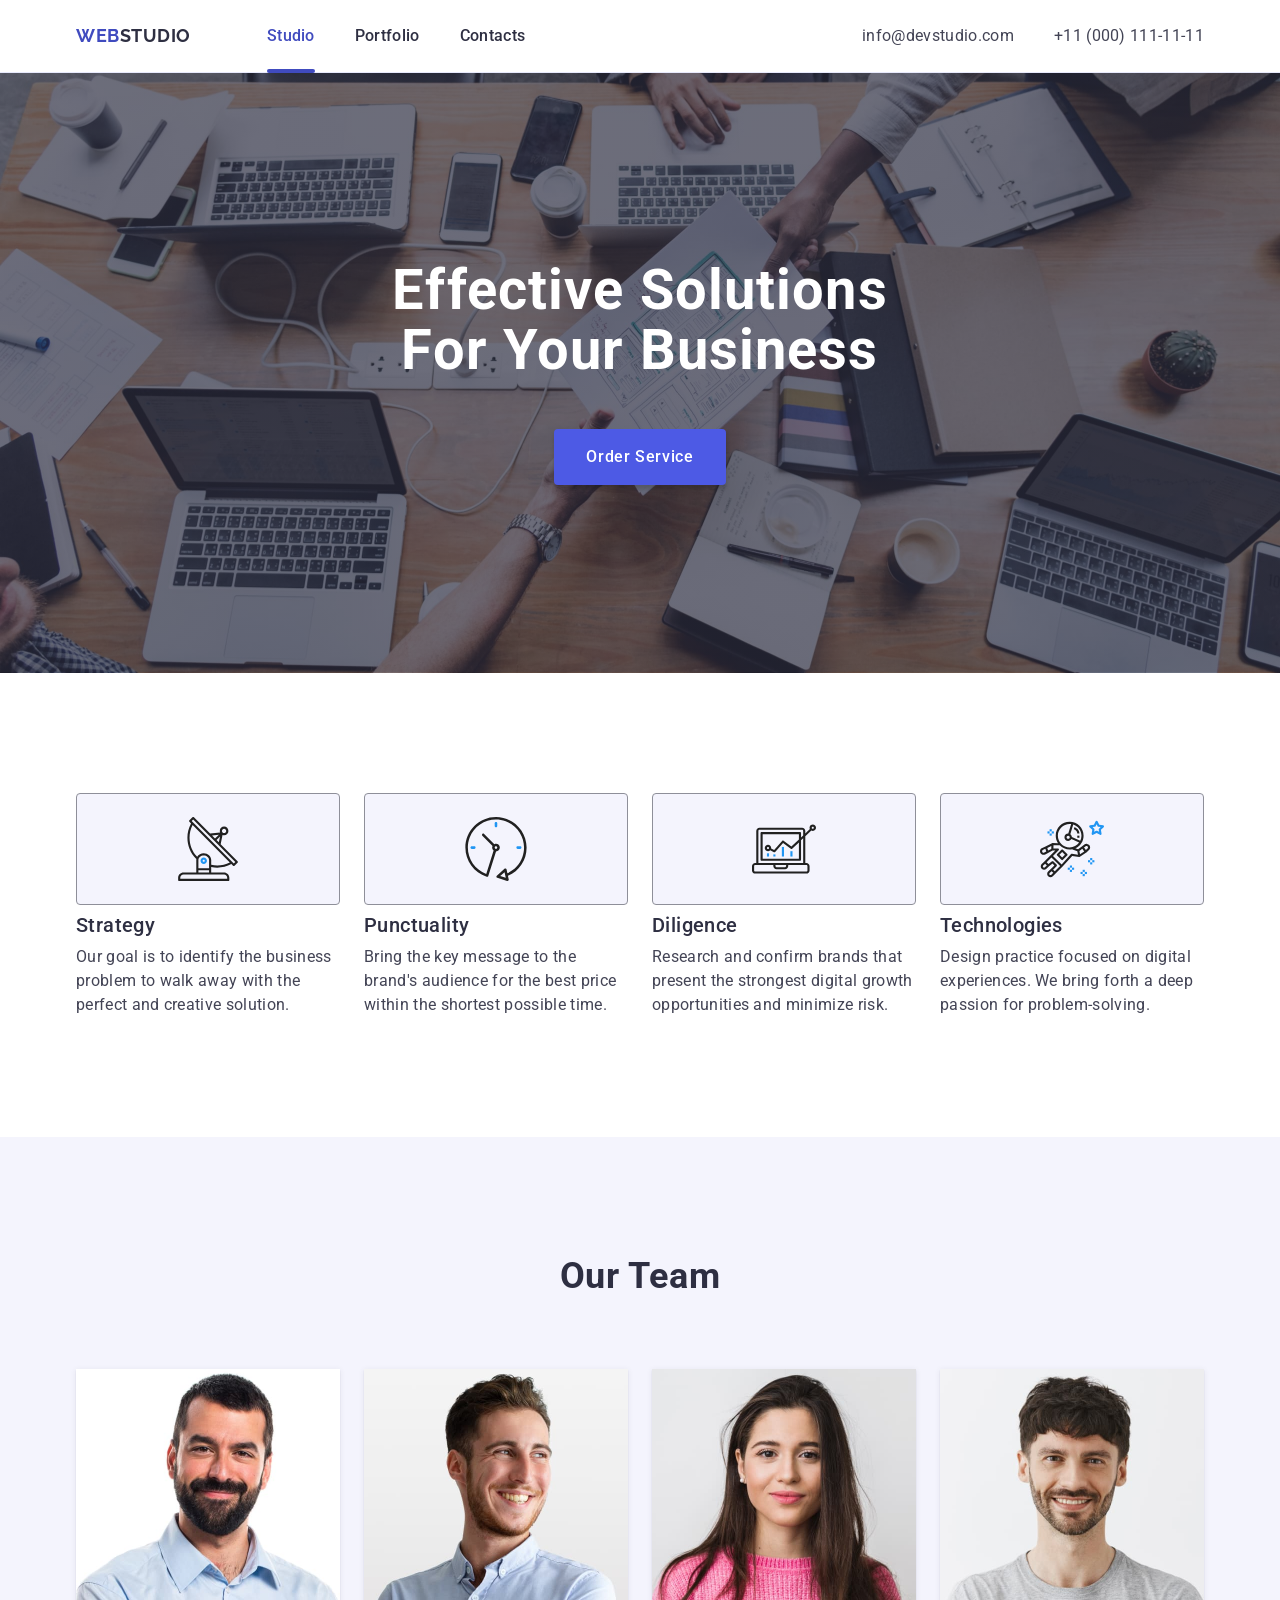
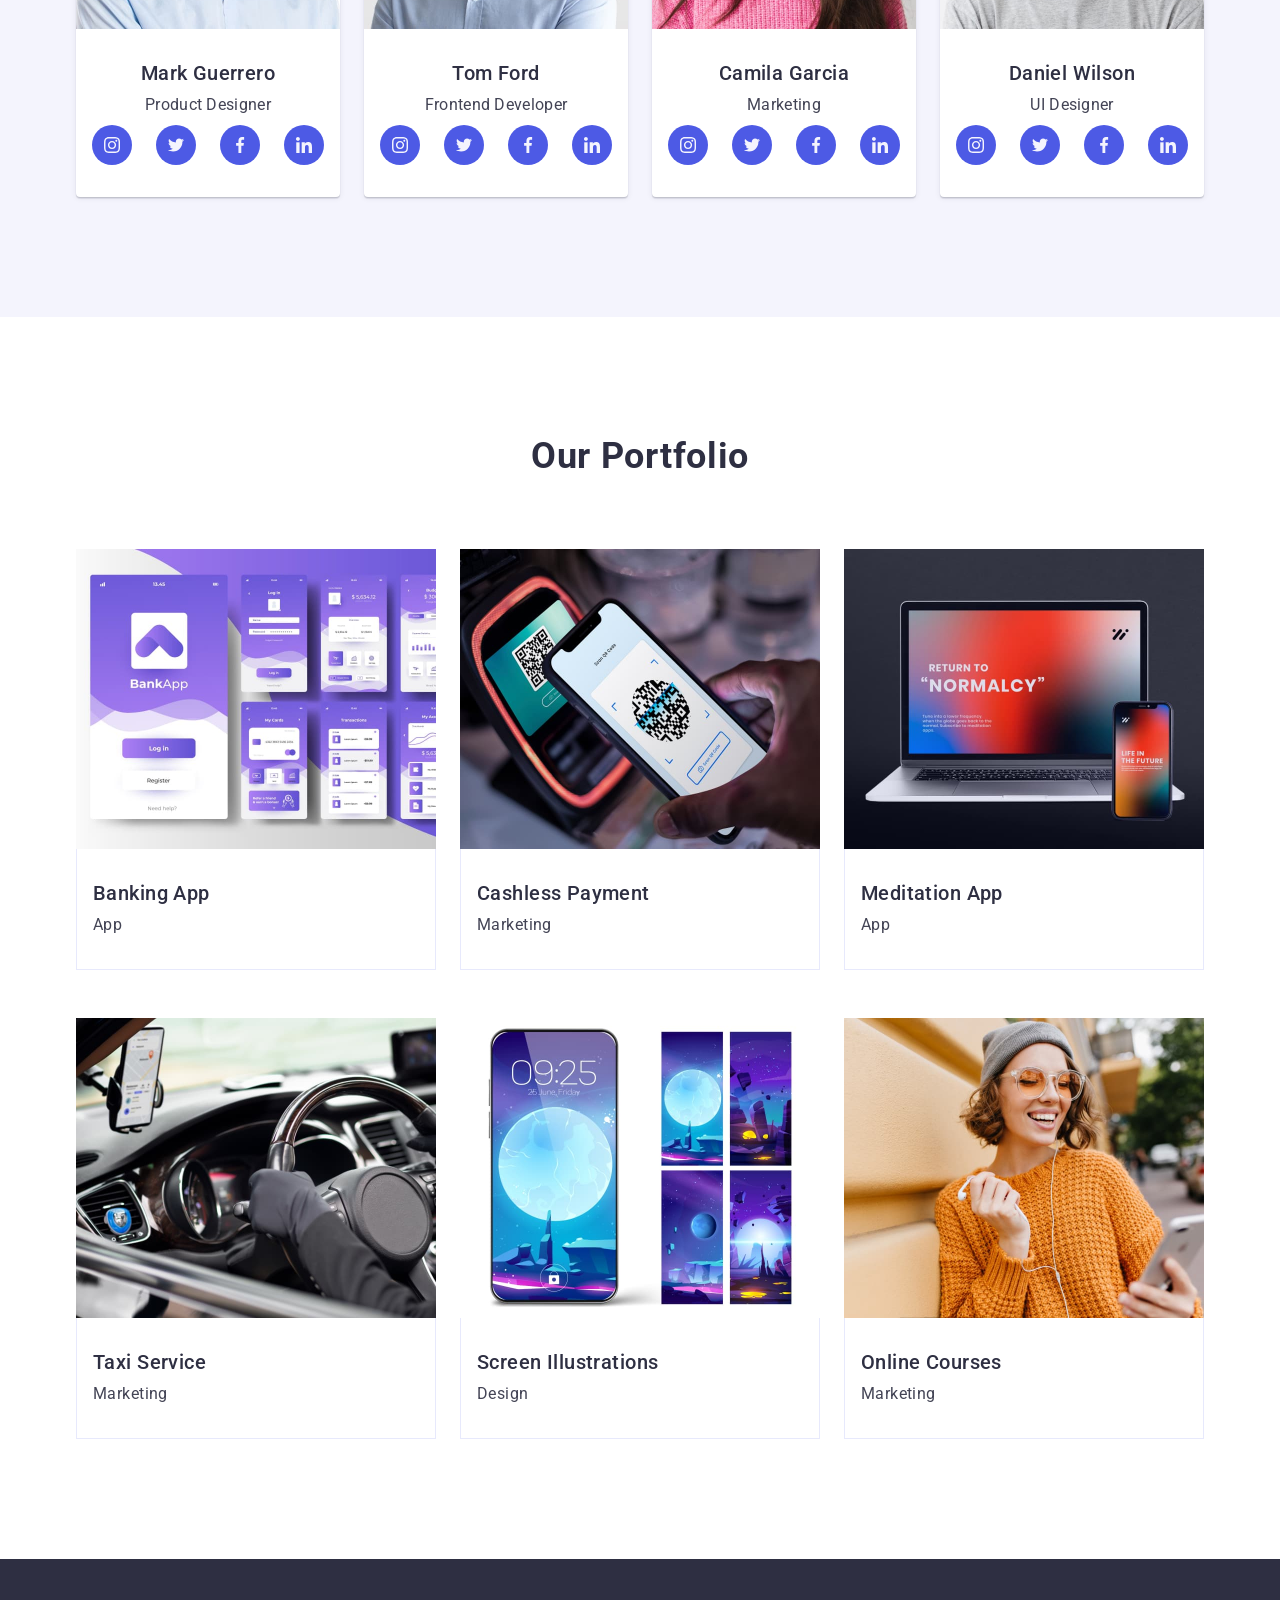
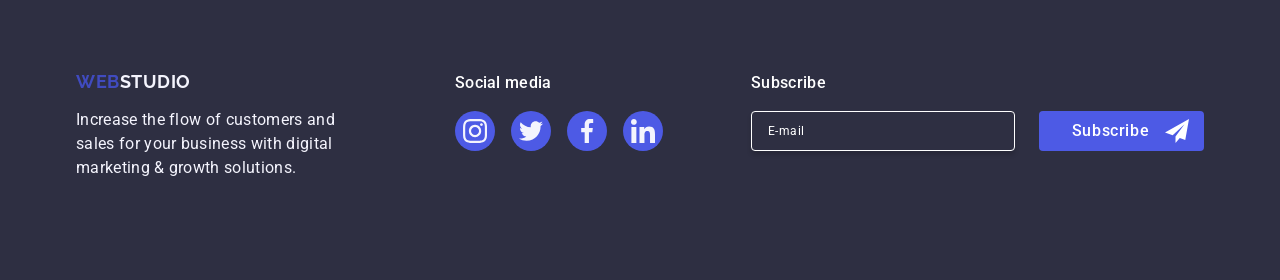
<file: index.html>
<!DOCTYPE html>
<html lang="en">
  <head>
    <meta charset="UTF-8" />
    <meta http-equiv="X-UA-Compatible" content="IE=edge" />
    <meta name="viewport" content="width=device-width, initial-scale=1.0" />
    <title>Studio</title>
    <link
      rel="stylesheet"
      href="https://cdn.jsdelivr.net/npm/modern-normalize@1.1.0/modern-normalize.min.css"
    />
    <link rel="preconnect" href="https://fonts.googleapis.com" />
    <link rel="preconnect" href="https://fonts.gstatic.com" crossorigin />
    <link
      href="https://fonts.googleapis.com/css2?family=Raleway:wght@700&family=Roboto:wght@400;500;700&display=swap"
      rel="stylesheet"
    />
    <link rel="stylesheet" href="./css/styles.css" />
  </head>

  <body>
    <!-- HEADER -->
    <header class="header">
      <div class="header-menu container">
        <nav class="header-nav">
          <a class="logo logo-link link" href="index.html" lang="en"
            >Web<span class="logo-heater">Studio</span></a
          >
          <ul class="menu list link">
            <li class="menu-item">
              <a class="menu-link current" href="./index.html">Studio</a>
            </li>
            <li class="menu-item">
              <a class="menu-link" href="#">Portfolio</a>
            </li>
            <li class="menu-item">
              <a class="menu-link" href="#">Contacts</a>
            </li>
          </ul>
        </nav>

        <address class="contact link">
          <ul class="contact-menu list">
            <li class="contact-item">
              <a class="contact-list" href="mailto:info@devstudio.com"
                >info@devstudio.com</a
              >
            </li>
            <li class="contact-item">
              <a class="contact-list" href="tel:+110001111111"
                >+11 (000) 111-11-11</a
              >
            </li>
          </ul>
        </address>
      </div>
    </header>

    <!--MAIN-->
    <main>
      <!--HERO-->
      <section class="hero background">
        <div class="container">
          <h1 class="hero-title">Effective Solutions<br />for Your Business</h1>
          <button class="modal-btn" type="button" data-modal-open>
            Order Service
          </button>
        </div>
      </section>

      <!-- ABOUT -->
      <section class="section">
        <div class="container">
          <h2 class="visually-hidden">Features</h2>
          <ul class="about-list list">
            <li class="about-item">
              <div class="about-item-container">
                <svg width="64" height="64" class="about-list-icon">
                  <use href="./images/icons.svg#icon-antenna"></use>
                </svg>
              </div>
              <h3 class="about-title">Strategy</h3>
              <p class="about-paragraph">
                Our goal is to identify the business problem to walk away with
                the perfect and creative solution.
              </p>
            </li>
            <li class="about-item">
              <div class="about-item-container">
                <svg width="64" height="64" class="about-list-icon">
                  <use href="./images/icons.svg#icon-clock"></use>
                </svg>
              </div>
              <h3 class="about-title">Punctuality</h3>
              <p class="about-paragraph">
                Bring the key message to the brand's audience for the best price
                within the shortest possible time.
              </p>
            </li>
            <li class="about-item">
              <div class="about-item-container">
                <svg width="64" height="64" class="about-list-icon">
                  <use href="./images/icons.svg#icon-diagram"></use>
                </svg>
              </div>
              <h3 class="about-title">Diligence</h3>
              <p class="about-paragraph">
                Research and confirm brands that present the strongest digital
                growth opportunities and minimize risk.
              </p>
            </li>
            <li class="about-item">
              <div class="about-item-container">
                <svg width="64" height="64" class="about-list-icon">
                  <use href="./images/icons.svg#icon-astronaut"></use>
                </svg>
              </div>
              <h3 class="about-title">Technologies</h3>
              <p class="about-paragraph">
                Design practice focused on digital experiences. We bring forth a
                deep passion for problem-solving.
              </p>
            </li>
          </ul>
        </div>
      </section>

      <!-- TEAM-->
      <section class="team section">
        <div class="container">
          <h2 class="section-title">Our Team</h2>
          <ul class="team-menu list">
            <li class="team-list">
              <img
                class="team-img"
                src="./images/team/mark.jpg"
                alt="Photo Mark Guerrero"
                width="264"
                height="260"
              />
              <div class="team-subscription">
                <h3 class="team-name">Mark Guerrero</h3>
                <p class="team-paragraph">Product Designer</p>
                <ul class="social-list list">
                  <li class="social-list-item">
                    <a class="social-list-link" href="">
                      <svg width="16" height="16" class="social-list-icon">
                        <use href="./images/icons.svg#icon-instagram"></use>
                      </svg>
                    </a>
                  </li>
                  <li class="social-list-item">
                    <a class="social-list-link" href="">
                      <svg width="16" height="16" class="social-list-icon">
                        <use href="./images/icons.svg#icon-twitter"></use>
                      </svg>
                    </a>
                  </li>
                  <li class="social-list-item">
                    <a class="social-list-link" href="">
                      <svg width="16" height="16" class="social-list-icon">
                        <use href="./images/icons.svg#icon-facebook"></use>
                      </svg>
                    </a>
                  </li>
                  <li class="social-list-item">
                    <a class="social-list-link" href="">
                      <svg width="16" height="16" class="social-list-icon">
                        <use href="./images/icons.svg#icon-linkedin"></use>
                      </svg>
                    </a>
                  </li>
                </ul>
              </div>
            </li>
            <li class="team-list">
              <img
                class="team-img"
                src="./images/team/tom.jpg"
                alt="Photo Tom Ford"
                width="264"
                height="260"
              />
              <div class="team-subscription">
                <h3 class="team-name">Tom Ford</h3>
                <p class="team-paragraph">Frontend Developer</p>
                <ul class="social-list list">
                  <li class="social-list-item">
                    <a class="social-list-link" href="">
                      <svg width="16" height="16" class="social-list-icon">
                        <use href="./images/icons.svg#icon-instagram"></use>
                      </svg>
                    </a>
                  </li>
                  <li class="social-list-item">
                    <a class="social-list-link" href="">
                      <svg width="16" height="16" class="social-list-icon">
                        <use href="./images/icons.svg#icon-twitter"></use>
                      </svg>
                    </a>
                  </li>
                  <li class="social-list-item">
                    <a class="social-list-link" href="">
                      <svg width="16" height="16" class="social-list-icon">
                        <use href="./images/icons.svg#icon-facebook"></use>
                      </svg>
                    </a>
                  </li>
                  <li class="social-list-item">
                    <a class="social-list-link" href="">
                      <svg width="16" height="16" class="social-list-icon">
                        <use href="./images/icons.svg#icon-linkedin"></use>
                      </svg>
                    </a>
                  </li>
                </ul>
              </div>
            </li>
            <li class="team-list">
              <img
                class="team-img"
                src="./images/team/camila.jpg"
                alt="Photo Camila Garcia"
                width="264"
                height="260"
              />
              <div class="team-subscription">
                <h3 class="team-name">Camila Garcia</h3>
                <p class="team-paragraph">Marketing</p>
                <ul class="social-list list">
                  <li class="social-list-item">
                    <a class="social-list-link" href="">
                      <svg width="16" height="16" class="social-list-icon">
                        <use href="./images/icons.svg#icon-instagram"></use>
                      </svg>
                    </a>
                  </li>
                  <li class="social-list-item">
                    <a class="social-list-link" href="">
                      <svg width="16" height="16" class="social-list-icon">
                        <use href="./images/icons.svg#icon-twitter"></use>
                      </svg>
                    </a>
                  </li>
                  <li class="social-list-item">
                    <a class="social-list-link" href="">
                      <svg width="16" height="16" class="social-list-icon">
                        <use href="./images/icons.svg#icon-facebook"></use>
                      </svg>
                    </a>
                  </li>
                  <li class="social-list-item">
                    <a class="social-list-link" href="">
                      <svg width="16" height="16" class="social-list-icon">
                        <use href="./images/icons.svg#icon-linkedin"></use>
                      </svg>
                    </a>
                  </li>
                </ul>
              </div>
            </li>
            <li class="team-list">
              <img
                class="team-img"
                src="./images/team/daniel.jpg"
                alt="Photo Daniel Wilson"
                width="264"
                height="260"
              />
              <div class="team-subscription">
                <h3 class="team-name">Daniel Wilson</h3>
                <p class="team-paragraph">UI Designer</p>
                <ul class="social-list list">
                  <li class="social-list-item">
                    <a class="social-list-link" href="">
                      <svg width="16" height="16" class="social-list-icon">
                        <use href="./images/icons.svg#icon-instagram"></use>
                      </svg>
                    </a>
                  </li>
                  <li class="social-list-item">
                    <a class="social-list-link" href="">
                      <svg width="16" height="16" class="social-list-icon">
                        <use href="./images/icons.svg#icon-twitter"></use>
                      </svg>
                    </a>
                  </li>
                  <li class="social-list-item">
                    <a class="social-list-link" href="">
                      <svg width="16" height="16" class="social-list-icon">
                        <use href="./images/icons.svg#icon-facebook"></use>
                      </svg>
                    </a>
                  </li>
                  <li class="social-list-item">
                    <a class="social-list-link" href="">
                      <svg width="16" height="16" class="social-list-icon">
                        <use href="./images/icons.svg#icon-linkedin"></use>
                      </svg>
                    </a>
                  </li>
                </ul>
              </div>
            </li>
          </ul>
        </div>
      </section>

      <!--PORTFOLIO-->
      <section class="portfolio section">
        <div class="container">
          <h2 class="section-title">Our Portfolio</h2>
          <ul class="portfolio-menu list">
            <li class="portfolio-cards">
              <div class="portfolio-wrapper">
                <img
                  class="portfolio-img"
                  src="./images/portfolio/banking_app.jpg"
                  alt="Photo Banking App"
                  width="360"
                  height="300"
                />
                <p class="overlay">
                  14 Stylish and User-Friendly App Design Concepts · Task
                  Manager App · Calorie Tracker App · Exotic Fruit Ecommerce App
                  · Cloud Storage App
                </p>
              </div>
              <div class="portfolio-subscription">
                <h3 class="portfolio-title list">Banking App</h3>
                <p class="portfolio-paragraph">App</p>
              </div>
            </li>
            <li class="portfolio-cards">
              <div class="portfolio-wrapper">
                <img
                  class="portfolio-img"
                  src="./images/portfolio/cashless_payment.jpg"
                  alt="Photo Cashless Payment"
                  width="360"
                  height="300"
                />
                <p class="overlay">
                  14 Stylish and User-Friendly App Design Concepts · Task
                  Manager App · Calorie Tracker App · Exotic Fruit Ecommerce App
                  · Cloud Storage App
                </p>
              </div>
              <div class="portfolio-subscription">
                <h3 class="portfolio-title list">Cashless Payment</h3>
                <p class="portfolio-paragraph">Marketing</p>
              </div>
            </li>
            <li class="portfolio-cards">
              <div class="portfolio-wrapper">
                <img
                  class="portfolio-img"
                  src="./images/portfolio/meditation_app.jpg"
                  alt="Photo Meditation App"
                  width="360"
                  height="300"
                />
                <p class="overlay">
                  14 Stylish and User-Friendly App Design Concepts · Task
                  Manager App · Calorie Tracker App · Exotic Fruit Ecommerce App
                  · Cloud Storage App
                </p>
              </div>
              <div class="portfolio-subscription">
                <h3 class="portfolio-title list">Meditation App</h3>
                <p class="portfolio-paragraph">App</p>
              </div>
            </li>
            <li class="portfolio-cards">
              <div class="portfolio-wrapper">
                <img
                  class="portfolio-img"
                  src="./images/portfolio/taxi_service.jpg"
                  alt="Photo Taxi Service"
                  width="360"
                  height="300"
                />
                <p class="overlay">
                  14 Stylish and User-Friendly App Design Concepts · Task
                  Manager App · Calorie Tracker App · Exotic Fruit Ecommerce App
                  · Cloud Storage App
                </p>
              </div>
              <div class="portfolio-subscription">
                <h3 class="portfolio-title list">Taxi Service</h3>
                <p class="portfolio-paragraph">Marketing</p>
              </div>
            </li>
            <li class="portfolio-cards">
              <div class="portfolio-wrapper">
                <img
                  class="portfolio-img"
                  src="./images/portfolio/screen_illustrations.jpg"
                  alt="Photo Screen Illustrations"
                  width="360"
                  height="300"
                />
                <p class="overlay">
                  14 Stylish and User-Friendly App Design Concepts · Task
                  Manager App · Calorie Tracker App · Exotic Fruit Ecommerce App
                  · Cloud Storage App
                </p>
              </div>

              <div class="portfolio-subscription">
                <h3 class="portfolio-title list">Screen Illustrations</h3>
                <p class="portfolio-paragraph">Design</p>
              </div>
            </li>
            <li class="portfolio-cards">
              <div class="portfolio-wrapper">
                <img
                  class="portfolio-img"
                  src="./images/portfolio/online_courses.jpg"
                  alt="Photo girl with phone and headphones"
                  width="360"
                  height="300"
                />
                <p class="overlay">
                  14 Stylish and User-Friendly App Design Concepts · Task
                  Manager App · Calorie Tracker App · Exotic Fruit Ecommerce App
                  · Cloud Storage App
                </p>
              </div>
              <div class="portfolio-subscription">
                <h3 class="portfolio-title list">Online Courses</h3>
                <p class="portfolio-paragraph">Marketing</p>
              </div>
            </li>
          </ul>
        </div>
      </section>
    </main>

    <!--FOOTER-->
    <footer class="footer">
      <div class="container footer-container">
        <div class="footer-list">
          <a class="logo-link logo-footer-link link" href="index.html" lang="en"
            >Web<span class="logo-footer">Studio</span></a
          >
          <p class="footer-text">
            Increase the flow of customers and<br />sales for your business with
            digital<br />marketing & growth solutions.
          </p>
        </div>

        <div class="footer-social-container">
          <p class="footer-paragraph">Social media</p>
          <ul class="footer-social-list list">
            <li class="footer-social-list-item">
              <a class="footer-social-list-link" href="">
                <svg width="24" height="24" class="footer-social-list-icon">
                  <use href="./images/icons.svg#icon-instagram"></use>
                </svg>
              </a>
            </li>
            <li class="footer-social-list-item">
              <a class="footer-social-list-link" href="">
                <svg width="24" height="24" class="footer-social-list-icon">
                  <use href="./images/icons.svg#icon-twitter"></use>
                </svg>
              </a>
            </li>
            <li class="footer-social-list-item">
              <a class="footer-social-list-link" href="">
                <svg width="24" height="24" class="footer-social-list-icon">
                  <use href="./images/icons.svg#icon-facebook"></use>
                </svg>
              </a>
            </li>
            <li class="footer-social-list-item">
              <a class="footer-social-list-link" href="">
                <svg width="24" height="24" class="footer-social-list-icon">
                  <use href="./images/icons.svg#icon-linkedin"></use>
                </svg>
              </a>
            </li>
          </ul>
        </div>

        <div class="footer-newsletter">
          <p class="footer-newsletter-pharagraf">Subscribe</p>
          <form class="newsletter-form">
            <label class="newsletter-form-item">
              <input
                type="email"
                name="user-newsletter-email"
                class="newsletter-form-input"
                placeholder="E-mail"
              />
            </label>
            <button type="submit" class="newsletter-form-btn">
              Subscribe<svg
                width="24"
                height="24"
                class="newsletter-form-btn-icon"
              >
                <use href="./images/icons.svg#icon-send"></use>
              </svg>
            </button>
          </form>
        </div>
      </div>
    </footer>

    <div class="backdrop is-hidden" data-modal>
      <div class="modal">
        <button type="button" class="modal-close-btn" data-modal-close>
          <svg width="8" height="8" class="modal-close-btn-icon">
            <use href="./images/icons.svg#icon-Vector2"></use>
          </svg>
        </button>

        <p class="modal-paragraph">
          Leave your contacts and we will call you back
        </p>

        <form class="modal-form">
          <div class="modal-field">
            <label for="user-name" class="modal-field-label">Name</label>
            <div class="input">
              <input
                type="text"
                id="user-name"
                name="user-name"
                class="input-input"
                required
                pattern="^[a-zA-Zа-яА-ЯіІїЇ]+$"
                minlength="2"
              />
              <svg width="18" height="24" class="input-icon">
                <use href="./images/icons.svg#icon-person"></use>
              </svg>
            </div>
          </div>

          <div class="modal-field">
            <label for="user-phone" class="modal-field-label">Phone</label>
            <div class="input">
              <input
                type="tel"
                id="user-phone"
                name="user-phone"
                class="input-input"
                required
                pattern="[0-9]{3}-[0-9]{3}-[0-9]{2}-[0-9]{2}"
                title="xxx-xxx-xx-xx"
              />
              <svg width="18" height="24" class="input-icon">
                <use href="./images/icons.svg#icon-phone"></use>
              </svg>
            </div>
          </div>

          <div class="modal-field">
            <label for="user-email" class="modal-field-label">Email</label>
            <div class="input">
              <input
                type="email"
                id="user-email"
                name="user-email"
                class="input-input"
                required
              />
              <svg width="18" height="24" class="input-icon">
                <use href="./images/icons.svg#icon-email"></use>
              </svg>
            </div>
          </div>

          <div class="modal-comment">
            <label for="user-comment" class="modal-field-label">Comment</label>
            <textarea
              id="user-comment"
              name="user-comment"
              class="modal-comment-msg"
              placeholder="Text input"
            ></textarea>
          </div>

          <div class="form-agreement">
            <input
              id="user-privacy"
              type="checkbox"
              name="user-privacy"
              value="true"
              class="user-agrimment visually-hidden"
            />

            <label for="user-privacy" class="user-agreement-text">
              <span class="checkbox">
                <svg width="10" height="8" class="checkbox-icon">
                  <use href="./images/icons.svg#icon-check"></use>
                </svg>
              </span>
              I accept the terms and conditions of the
              <a
                class="user-agreement-link"
                href="#"
                target="_blank"
                rel="noopener noreferrer"
                >Privacy Policy
              </a>
            </label>
          </div>

          <button type="submit" class="modal-form-submit">Send</button>
        </form>
      </div>
    </div>
    <script src="./js/modal.js"></script>
  </body>
</html>
</file>
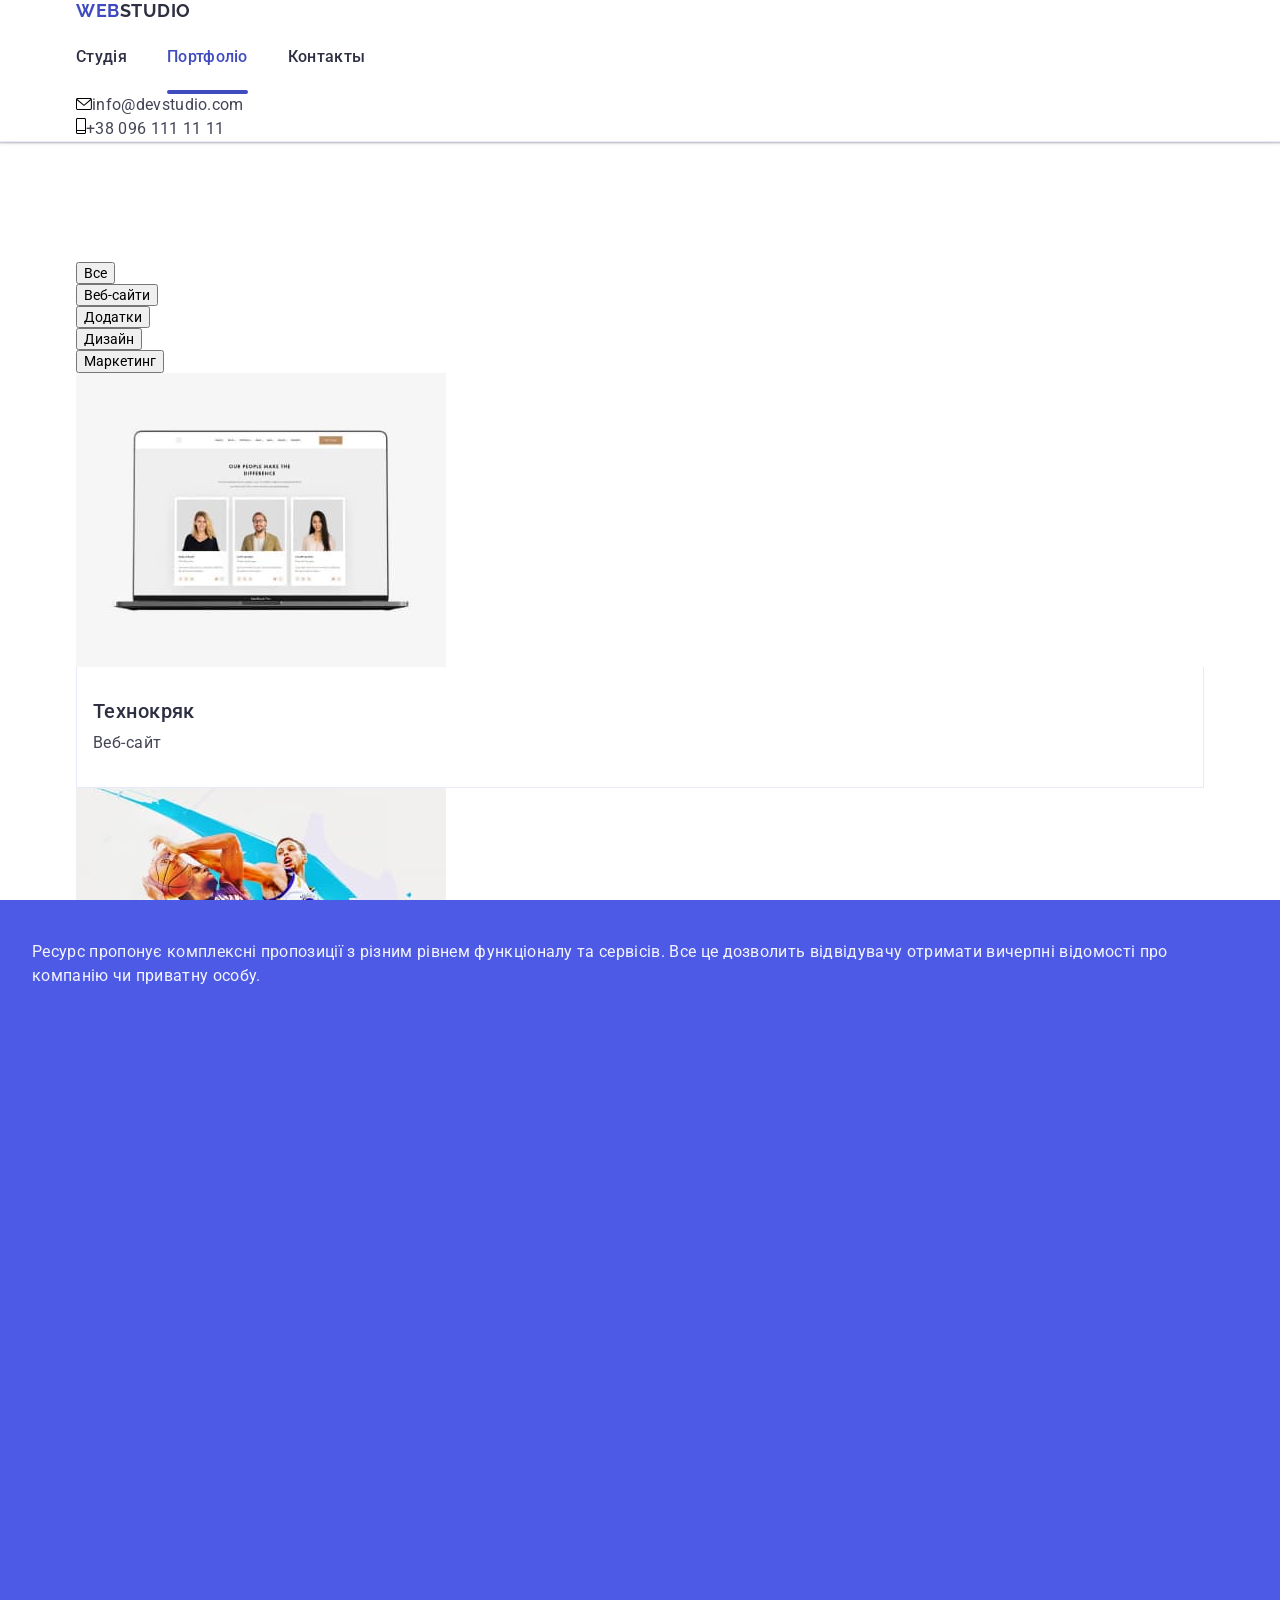
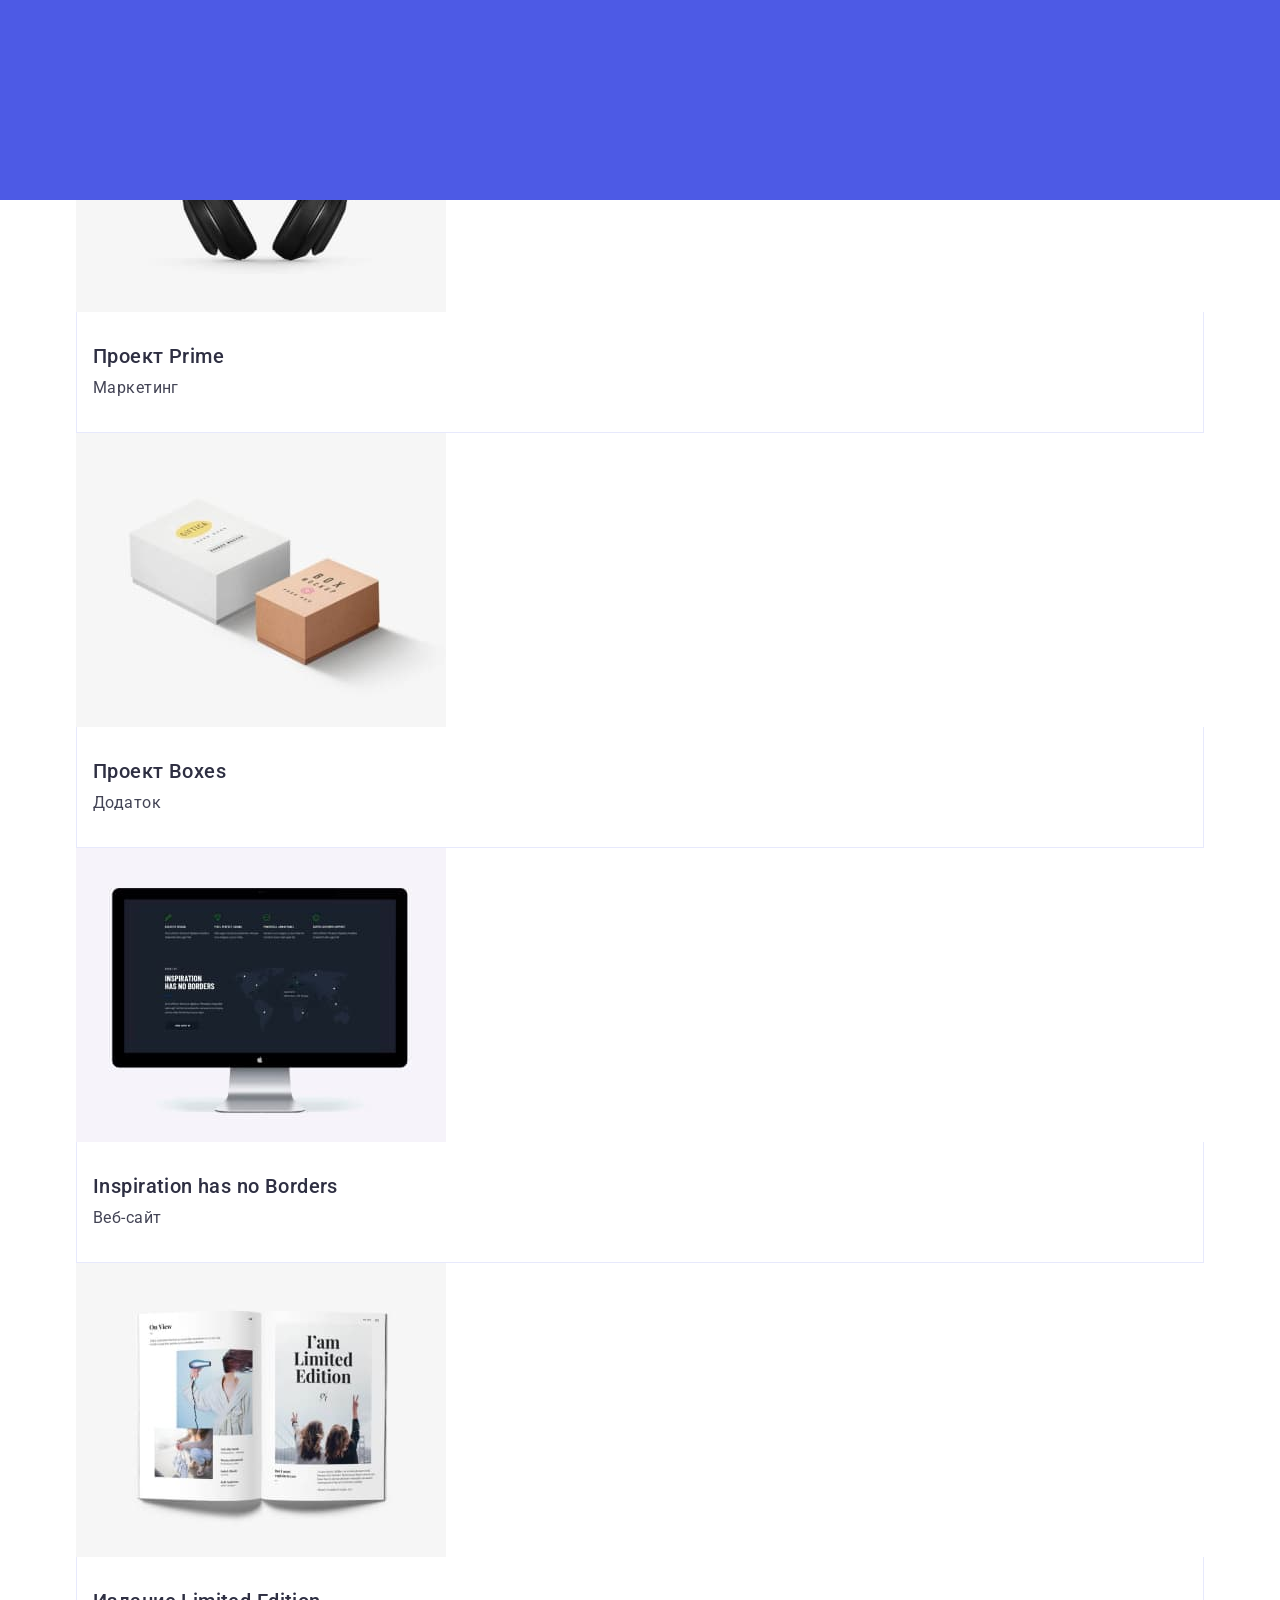
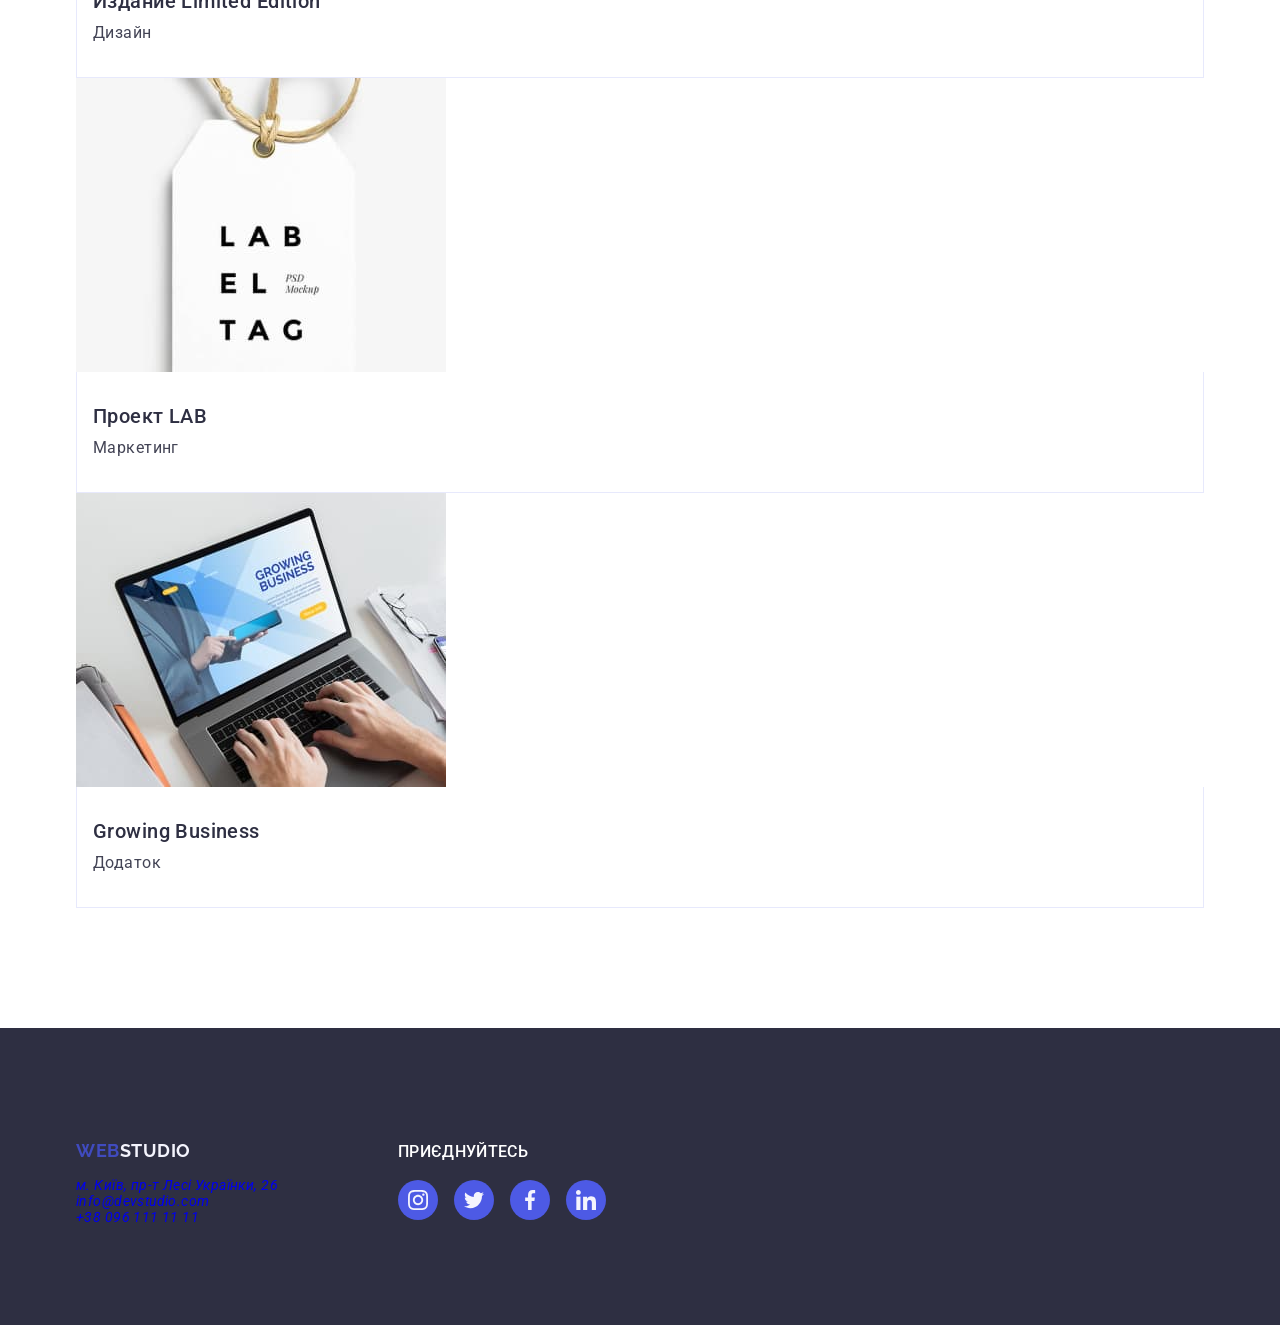
<file: portfolio.html>
<!DOCTYPE html>
<html lang="uk">
<head>
    <meta charset="UTF-8" />
    <meta http-equiv="X-UA-Compatible" content="IE=edge" />
    <meta name="viewport" content="width=device-width, initial-scale=1.0" />
    <title>Портфоліо</title>
    <link rel="stylesheet" href="https://cdn.jsdelivr.net/npm/modern-normalize@1.1.0/modern-normalize.min.css">
    <link rel="preconnect" href="https://fonts.googleapis.com" />
    <link rel="preconnect" href="https://fonts.gstatic.com" crossorigin />
    <link href="https://fonts.googleapis.com/css2?family=Raleway:wght@700&family=Roboto:wght@400;500;700;900&display=swap" rel="stylesheet" />
    <link rel="stylesheet" href="./css/styles.css" />
</head>
<body class="">
    <!-- HEADER-->
    <header class="header">
        <div class="page-header container">
            <nav class="page-nav">
                <a class="logo logo-link link" href="index.html" lang="en">Web<span class="logo-heater">Studio</span></a>
                <ul class="menu list">
                    <li class="menu-item"><a class="menu-link " href="index.html">Студія</a></li>
                    <li class="menu-item"><a class="menu-link current" href="portfolio.html">Портфоліо</a></li>
                    <li class="menu-item"><a class="menu-link" href="contact.html">Контакты</a></li>
                </ul>
            </nav>
            <ul class="list contact">
                <li class="menu-contact">
                    <a class="contact-list link contact-mail" href="mailto:info@devstudio.com"><svg class="contact-icon"
                            width="16" height="12">
                            <use href="./images/sprite.svg#icon-mail"></use>
                        </svg>info@devstudio.com</a>
                </li>
                <li class="menu-contact">
                    <a class="contact-list link" href="tel:+380961111111"><svg class="contact-icon" width="10" height="16">
                            <use href="./images/sprite.svg#icon-tel"></use>
                        </svg>+38 096 111 11 11</a>
                </li>
            </ul>
        </div>
    </header>
    <!--MAIN-->
    <main class="">
        <section class="section">
            <div class="container">
                <h1 class="visually-hidden"></h1>
                <ul class="button-menu">
                    <li class="button-menu-item"><button class="menu-btn" type="button">Все</button></li>
                    <li class="button-menu-item"><button class="menu-btn" type="button">Веб-сайти</button></li>
                    <li class="button-menu-item"><button class="menu-btn" type="button">Додатки</button></li>
                    <li class="button-menu-item"><button class="menu-btn" type="button">Дизайн</button></li>
                    <li class="button-menu-item"><button class="menu-btn" type="button">Маркетинг</button></li>
                </ul>
            
                <ul class="menu-portfolio">
                    <li class="portfolio-cards">
                        <a href="" class="portfolio-link list link">
                            <div class="portfolio-link-wrapper">
                                <img class="portfolio-img" src="./images/portfolio/texnokryak.jpg" alt="зображення веб-сайту" width="370" height="294"/>
                                <p class="overlay">Ресурс пропонує комплексні пропозиції з різним рівнем функціоналу та сервісів. Все це дозволить відвідувачу отримати вичерпні відомості про компанію чи приватну особу.</p>
                            </div>
                        
                            <div class="portfolio-subscription">
                                <h2 class="portfolio-title list">Технокряк</h2>
                                <p class="portfolio-paragraph">Веб-сайт</p>
                            </div>
                        </a>
                    </li>
                    <li class="portfolio-cards">
                        <a href="" class="portfolio-link list link">
                            <div class="portfolio-link-wrapper">
                                <img class="portfolio-img" src="./images/portfolio/poster.jpg"
                                alt="зображення дві людини грають у баскетбол" width="370" height="294"/>
                                <p class="overlay">Ресурс пропонує комплексні пропозиції з різним рівнем функціоналу та сервісів. Все це дозволить відвідувачу отримати вичерпні відомості про компанію чи приватну особу.</p>
                            </div>

                            <div class="portfolio-subscription">
                                <h2 class="portfolio-title">Постер New Orlean vs Golden Star</h2>
                                <p class="portfolio-paragraph">Дизайн</p>
                            </div>
                        </a>
                    </li>
                    <li class="portfolio-cards">
                        <a href="" class="portfolio-link list link">
                            <div class="portfolio-link-wrapper">
                                <img class="portfolio-img" src="./images/portfolio/seafood.jpg" alt="зображення логотипу ресторану"
                                width="370" height="294"/>
                                <p class="overlay">Ресурс пропонує комплексні пропозиції з різним рівнем функціоналу та сервісів. Все це дозволить відвідувачу отримати вичерпні відомості про компанію чи приватну особу.</p>
                            </div>

                            <div class="portfolio-subscription">
                                <h2 class="portfolio-title">Ресторан Seafood</h2>
                                <p class="portfolio-paragraph">Додаток</p>
                            </div>
                        </a>
                    </li>
                    <li class="portfolio-cards">
                        <a href="" class="portfolio-link list link">
                            <div class="portfolio-link-wrapper">
                                <img class="portfolio-img" src="./images/portfolio/prime.jpg" alt="зображення навушників" width="370"
                                height="294"/>
                                <p class="overlay">Ресурс пропонує комплексні пропозиції з різним рівнем функціоналу та сервісів. Все це дозволить відвідувачу отримати вичерпні відомості про компанію чи приватну особу.</p>
                            </div>

                            <div class="portfolio-subscription">
                                <h2 class="portfolio-title">Проект Prime</h2>
                                <p class="portfolio-paragraph">Маркетинг</p>
                            </div>
                        </a>
                    </li>
                    <li class="portfolio-cards">
                        <a href="" class="portfolio-link list link">
                            <div class="portfolio-link-wrapper">
                                <img class="portfolio-img" src="./images/portfolio/boxes.jpg" alt="зображення двох коробок" width="370"
                                height="294"/>
                                <p class="overlay">Ресурс пропонує комплексні пропозиції з різним рівнем функціоналу та сервісів. Все це дозволить відвідувачу отримати вичерпні відомості про компанію чи приватну особу.</p>
                            </div> 

                            <div class="portfolio-subscription">
                                <h2 class="portfolio-title">Проект Boxes</h2>
                                <p class="portfolio-paragraph">Додаток</p>
                            </div>
                        </a>
                    </li>
                    <li class="portfolio-cards">
                        <a href="" class="portfolio-link list link">
                            <div class="portfolio-link-wrapper">
                                <img class="portfolio-img" src="./images/portfolio/no-borders.jpg" alt="зображення веб-сайту на моніторі"
                                width="370" height="294"/>
                                <p class="overlay">Ресурс пропонує комплексні пропозиції з різним рівнем функціоналу та сервісів. Все це дозволить відвідувачу отримати вичерпні відомості про компанію чи приватну особу.</p>
                            </div>

                            <div class="portfolio-subscription">
                                <h2 class="portfolio-title" lang="en">Inspiration has no Borders</h2>
                                <p class="portfolio-paragraph">Веб-сайт</p>
                            </div>
                        </a>
                    </li>
                    <li class="portfolio-cards">
                        <a href="" class="portfolio-link list link">
                            <div class="portfolio-link-wrapper">
                                <img class="portfolio-img" src="./images/portfolio/limited-edition.jpg" alt="изображение журнала"
                                width="370" height="294"/>
                                <p class="overlay">Ресурс пропонує комплексні пропозиції з різним рівнем функціоналу та сервісів. Все це дозволить відвідувачу отримати вичерпні відомості про компанію чи приватну особу.</p>
                            </div>

                            <div class="portfolio-subscription">
                                <h2 class="portfolio-title">Издание Limited Edition</h2>
                                <p class="portfolio-paragraph">Дизайн</p>
                            </div>
                        </a>
                    </li>
                    <li class="portfolio-cards">
                        <a href="" class="portfolio-link list link">
                            <div class="portfolio-link-wrapper">
                                <img class="portfolio-img" src="./images/portfolio/lab.jpg" alt="зображення журналу" width="370"
                                height="294"/>
                                <p class="overlay">Ресурс пропонує комплексні пропозиції з різним рівнем функціоналу та сервісів. Все це дозволить відвідувачу отримати вичерпні відомості про компанію чи приватну особу.</p>
                            </div>

                            <div class="portfolio-subscription">
                                <h2 class="portfolio-title">Проект LAB</h2>
                                <p class="portfolio-paragraph">Маркетинг</p>
                            </div>
                        </a>
                    </li>
                    <li class="portfolio-cards">
                        <a href="" class="portfolio-link list link">
                            <div class="portfolio-link-wrapper">
                                <img class="portfolio-img" src="./images/portfolio/growing-business.jpg" alt="зображення людина друкує на ноутбуці" width="370" height="294"/>
                                <p class="overlay">Ресурс пропонує комплексні пропозиції з різним рівнем функціоналу та сервісів. Все це дозволить відвідувачу отримати вичерпні відомості про компанію чи приватну особу.</p>
                            </div>

                            <div class="portfolio-subscription">
                                <h2 class="portfolio-title" lang="en">Growing Business</h2>
                                <p class="portfolio-paragraph">Додаток</p>
                            </div>
                        </a>
                    </li>
                </ul>
            </div>
        </section>
    </main>
    <!--FOOTER-->
    <footer class="footer">
        <div class="footer-container container">
            <div class="footer-list">
                <a class="logo-link logo-footer-link link" href="index.html" lang="en">Web<span
                        class="logo-footer">Studio</span></a>
                <address>
                    <ul class="list">
                        <li class="adress-link"><a class="contact-adress list link"
                                href="https://goo.gl/maps/ARjSeqXz5D1srHnS8" target="_blank" rel="noopener noreferrer">м.
                                Київ, пр-т Лесі Українки, 26</a></li>
                        <li class="adress-link"><a class="contact-list-footer list link"
                                href="mailto:info@devstudio.com">info@devstudio.com</a></li>
                        <li class="adress-link"><a class="contact-list-footer list link" href="tel:+380961111111">+38 096 111 11
                                11</a>
                        </li>
                    </ul>
                </address>
            </div>
    
            <div class="footer-social-container">
                <p class="footer-paragraph">ПРИЄДНУЙТЕСЬ</p>
                <ul class="footer-social-list list">
                    <li class="footer-social-list-item">
                        <a class="footer-social-list-link" href="">
                            <svg width="20" height="20" class="footer-social-list-icon">
                                <use href="./images/sprite.svg#icon-instagram"></use>
                            </svg>
                        </a>
                    </li>
                    <li class="footer-social-list-item">
                        <a class="footer-social-list-link" href="">
                            <svg width="20" height="20" class="footer-social-list-icon">
                                <use href="./images/sprite.svg#icon-twitter"></use>
                            </svg>
                        </a>
                    </li>
                    <li class="footer-social-list-item">
                        <a class="footer-social-list-link" href="">
                            <svg width="20" height="20" class="footer-social-list-icon">
                                <use href="./images/sprite.svg#icon-facebook"></use>
                            </svg>
                        </a>
                    </li>
                    <li class="footer-social-list-item">
                        <a class="footer-social-list-link" href="">
                            <svg width="20" height="20" class="footer-social-list-icon">
                                <use href="./images/sprite.svg#icon-linkedin"></use>
                            </svg>
                        </a>
                    </li>
                </ul>
            </div>
        </div>
    </footer>
</body>
</html>
</file>
<file: css/styles.css>
:root {
  --main-font: 'Roboto', sans-serif;
  --secondth-font: 'Raleway', sans-serif;
  --main-text-color: #434455;
  --secondth-text-color: #2e2f42;
  --thirdth-text-color: #ffffff;
  --fourth-text-color: #4d5ae5;
  --fifth-text-color: #f4f4fd;
  --sixth-text-color: #404bbf;
  --seventh-text-color: #8e8f99;
  --main-background: #ffffff;
  --secondth-background: #2e2f42;
  --thirdth-background: #4d5ae5;
  --fourth-background: #404bbf;
  --sixth-background: #31d0aa;
  --seventh-background: #f4f4fd;
  --transition-duration-and-func: 250ms cubic-bezier(0.4, 0, 0.2, 1);
}

h1,
h2,
h3,
p {
  margin-top: 0;
  margin-bottom: 0;
}

ul,
ol {
  margin: 0;
  padding: 0;
  list-style: none;
}

img {
  display: block;
  max-width: 100%;
  height: auto;
}

button {
  cursor: pointer;
}

.list {
  list-style: none;
}

.link {
  text-decoration: none;
}

.section {
  padding-top: 120px;
  padding-bottom: 120px;
}

.container {
  max-width: 1158px;
  padding-left: 15px;
  padding-right: 15px;
  margin-left: auto;
  margin-right: auto;
}

/* BODY */
body {
  font-family: var(--main-font);
  font-size: 14px;
  letter-spacing: 0.03em;
  color: var(--main-text-color);
  background-color: var(--main-background);
}
/* ================= HEADER ================= */
.header {
  box-shadow: 0px 2px 1px rgba(46, 47, 66, 0.08),
    0px 1px 1px rgba(46, 47, 66, 0.16), 0px 1px 6px rgba(46, 47, 66, 0.08);
  border-bottom: 1px solid #e7e9fc;
  color: #404bbf;
}

.header-menu {
  display: flex;
  align-items: center;
  width: 1158px;
  margin: 0 auto;
  padding: 0 15px;
}

.header-nav {
  display: flex;
  align-items: center;
}

.logo {
  margin-right: 76px;
}

.logo-link {
  font-family: var(--secondth-font);
  font-weight: 700;
  font-size: 18px;
  line-height: 1.17;
  letter-spacing: 0.03em;
  color: var(--sixth-text-color);
  text-transform: uppercase;
}

.logo-heater {
  color: var(--secondth-text-color);
}

.menu {
  display: flex;
  align-items: center;
  gap: 40px;
}

.menu-item:not(:last-child) {
  margin-right: 0;
}

.menu-link {
  position: relative;
  font-weight: 500;
  font-size: 16px;
  line-height: 1.5;
  letter-spacing: 0.02em;
  color: var(--secondth-text-color);
  display: block;
  list-style: none;
  text-decoration: none;
  padding: 24px 0;
  transition: color var(--transition-duration-and-func);
}

.current::after {
  content: '';
  position: absolute;
  display: block;
  width: 100%;
  height: 4px;
  background-color: var(--fourth-background);
  border-radius: 2px;
  left: 0;
  bottom: -1px;
}

.current {
  display: block;
  color: var(--sixth-text-color);
}

.menu-link:hover,
.menu-link:focus {
  color: var(--sixth-text-color);
}

.menu-link.current {
  color: var(--sixth-text-color);
}

.contact {
  margin-left: auto;
}

.contact-menu {
  display: flex;
  align-items: center;
  gap: 40px;
}

.contact__item:not(:last-child) {
  margin-right: 40px;
}

.contact-list {
  font-size: 16px;
  line-height: 1.5;
  letter-spacing: 0.02em;
  color: var(--main-text-color);
  font-style: normal;
  text-decoration: none;
  transition: color var(--transition-duration-and-func);
}

.contact-list:hover,
.contact-list:focus {
  color: var(--sixth-text-color);
}

/* ================= /HEADER  ================= */

/* =================  MAIN  ================= */

/*  ================= HERO  ================= */
.hero {
  padding: 188px 0;
  text-align: center;
}

.background {
  background: #2e2f42;
  background-image: linear-gradient(
      rgba(46, 47, 66, 0.7),
      rgba(46, 47, 66, 0.7)
    ),
    url('../images/bg.jpg');
  background-repeat: no-repeat;
  background-position: center;
  background-size: cover;
  max-width: 1440px;
  margin: 0 auto;
}

.hero-title {
  max-width: 496px;
  font-weight: 700;
  font-size: 56px;
  line-height: 1.07;
  letter-spacing: 0.02em;
  text-transform: capitalize;
  color: var(--thirdth-text-color);
  text-align: center;
  margin-left: auto;
  margin-right: auto;
  margin-bottom: 48px;
}

.modal-btn {
  font-weight: 500;
  font-size: 16px;
  line-height: 1.5;
  letter-spacing: 0.04em;
  color: var(--thirdth-text-color);
  background-color: var(--thirdth-background);
  cursor: pointer;
  display: flex;
  min-width: 169px;
  height: 56px;
  align-items: center;
  text-align: center;
  margin-left: auto;
  margin-right: auto;
  padding-top: 10px;
  padding-bottom: 10px;
  padding-left: 32px;
  padding-right: 32px;
  border-radius: 4px;
  border: none;
  box-shadow: 0px 4px 4px rgba(0, 0, 0, 0.15);
  transition: background-color var(--transition-duration-and-func);
}

.modal-btn:hover,
.modal-btn:focus {
  background-color: var(--fourth-background);
}
/*  ================= /HERO  ================= */

/*  ================= ABOUT  ================= */
.visually-hidden {
  position: absolute;
  width: 1px;
  height: 1px;
  margin: -1px;
  border: 0;
  padding: 0;
  white-space: nowrap;
  clip-path: inset(100%);
  clip: rect(0, 0, 0, 0);
  overflow: hidden;
}

.about-list {
  display: flex;
  justify-content: center;
  gap: 24px;
}

.about-item {
  flex-basis: calc((100% - 72px) / 4);
  border-radius: 0 0 4px 4px;
}

.about-item-container {
  display: flex;
  justify-content: center;
  align-items: center;
  list-style: none;
  width: 264px;
  height: 112px;
  background-color: var(--seventh-background);
  border: 1px solid #8e8f99;
  border-radius: 4px;
  margin-bottom: 8px;
}

.about-title {
  font-weight: 500;
  font-size: 20px;
  line-height: 1.2;
  letter-spacing: 0.02em;
  text-transform: capitalize;
  color: var(--secondth-text-color);
  margin-bottom: 8px;
}

.about-paragraph {
  font-size: 16px;
  line-height: 1.5;
  letter-spacing: 0.02em;
  color: var(--main-text-color);
}
/*  ================= /ABOUT  ================= */

/* ================= TEAM  ================= */
.team {
  padding: 120px 0;
  background-color: var(--seventh-background);
}

.team-menu {
  display: flex;
  align-items: center;
  justify-content: space-between;
  gap: 24px;
}

.section-title {
  font-weight: 700;
  font-size: 36px;
  line-height: 1.11;
  letter-spacing: 0.02em;
  text-transform: capitalize;
  color: var(--secondth-text-color);
  text-align: center;
  margin-bottom: 72px;
}

.team-list {
  background-color: var(--main-background);
  border-radius: 0 0 4px 4px;
  width: calc((100% - 3 * 24px) / 4);
  overflow: hidden;
  box-shadow: 0px 1px 6px rgba(46, 47, 66, 0.08),
    0px 1px 1px rgba(46, 47, 66, 0.16), 0px 2px 1px rgba(46, 47, 66, 0.08);
}

.team-img {
  width: 100%;
  height: auto;
}

.team-subscription {
  padding: 32px 0;
  text-align: center;
}

.team-name {
  font-weight: 500;
  font-size: 20px;
  line-height: 1.2;
  letter-spacing: 0.02em;
  color: var(--secondth-text-color);
  margin-bottom: 8px;
}

.team-paragraph {
  font-size: 16px;
  line-height: 1.5;
  letter-spacing: 0.02em;
  color: var(--main-text-color);
  margin-bottom: 8px;
}

.social-list {
  display: flex;
  justify-content: center;
  gap: 24px;
}

.social-list-link {
  display: flex;
  justify-content: center;
  align-items: center;
  width: 40px;
  height: 40px;
  border-radius: 50%;
  color: var(--fifth-text-color);
  background-color: var(--thirdth-background);
  border: none;
  transition: background-color var(--transition-duration-and-func);
}

.social-list-link:hover,
.social-list-link:focus {
  background-color: var(--fourth-background);
}

.social-list-link:hover .social-list-icon,
.social-list-link:focus .social-list-icon {
  fill: #f4f4fd;
}

.social-list-icon {
  fill: #f4f4fd;
}
/* ================= /TEAM  ================= */

/* ============ PORTFOLIO ============ */
.portfolio {
  padding: 120px 0;
}

.portfolio-menu {
  display: flex;
  flex-wrap: wrap;
  column-gap: 24px;
  row-gap: 48px;
}

.portfolio-cards {
  flex-basis: calc((100% - 2 * 24px) / 3);
  transition: box-shadow 250ms cubic-bezier(0.4, 0, 0.2, 1);
}

.portfolio-cards:hover {
  box-shadow: 0px 1px 6px rgba(46, 47, 66, 0.08),
    0px 1px 1px rgba(46, 47, 66, 0.16), 0px 2px 1px rgba(46, 47, 66, 0.08);
}

.portfolio-wrapper {
  position: relative;
  overflow: hidden;
}

.portfolio-cards:hover .overlay,
.portfolio-cards:focus .overlay {
  transform: translateY(0%);
}

.overlay {
  position: absolute;
  top: 0;
  left: 0;
  width: 100%;
  height: 100%;
  background-color: #4d5ae5;
  color: var(--fifth-text-color);
  padding: 40px 32px;
  font-size: 16px;
  line-height: 1.5;
  letter-spacing: 0.02em;
  transform: translateY(100%);
  transition: transform 250ms cubic-bezier(0.4, 0, 0.2, 1);
}

.portfolio-subscription {
  border: 1px solid #e7e9fc;
  border-top: none;
  padding: 32px 16px;
}

.portfolio-title {
  font-weight: 500;
  font-size: 20px;
  line-height: 1.2;
  color: var(--secondth-text-color);
  margin-bottom: 8px;
}

.portfolio-paragraph {
  font-size: 16px;
  line-height: 1.5;
  color: var(--main-text-color);
}

/* ============ /PORTFOLIO ============ */

/*  ================= /MAIN  ================= */

/*  ================= FOOTER  ================= */
.footer {
  padding: 100px 0;
  background-color: var(--secondth-background);
}

.footer-container {
  display: flex;
  align-items: baseline;
}

.footer-list {
  margin-right: 120px;
}

.logo-footer {
  color: var(--fifth-text-color);
}

.logo-footer-link {
  display: inline-block;
  margin-bottom: 16px;
}

.footer-text {
  max-width: 264px;
  font-size: 16px;
  line-height: 1.5;
  letter-spacing: 0.02em;
  color: var(--fifth-text-color);
}

.footer-social-container {
  margin-top: 12px;
}

.footer-paragraph {
  font-weight: 500;
  font-size: 16px;
  line-height: 1.5;
  letter-spacing: 0.02em;
  color: var(--thirdth-text-color);
  margin-bottom: 16px;
}

.footer-social-list {
  display: flex;
  gap: 16px;
}

.footer-social-list-link {
  display: flex;
  justify-content: center;
  align-items: center;
  width: 40px;
  height: 40px;
  border-radius: 50%;
  color: var(--thirdth-text-color);
  background-color: var(--thirdth-background);
  transition: background-color var(--transition-duration-and-func);
}

.footer-social-list-link:hover,
.footer-social-list-link:focus {
  background-color: var(--sixth-background);
}

.footer-social-list-icon {
  fill: #f4f4fd;
}

.footer-newsletter {
  margin-left: auto;
}

.footer-newsletter-pharagraf {
  font-weight: 500;
  font-size: 16px;
  line-height: 1.5;
  letter-spacing: 0.02em;
  color: var(--thirdth-text-color);
  margin-bottom: 16px;
}

.newsletter-form {
  display: flex;
  justify-content: baseline;
  gap: 24px;
}

.newsletter-form-item {
  display: flex;
  justify-content: baseline;
  gap: 24px;
}

.newsletter-form-input {
  width: 264px;
  height: 40px;
  border: 1px solid #ffffff;
  background-color: transparent;
  box-shadow: 0px 4px 4px rgba(0, 0, 0, 0.15);
  font-size: 12px;
  line-height: 2;
  letter-spacing: 0.04em;
  color: #ffffff;
  border-radius: 4px;
  padding-left: 16px;
}

.newsletter-form-input::placeholder {
  font-weight: 400;
  font-size: 12px;
  line-height: 2;
  letter-spacing: 0.04em;
  color: var(--thirdth-text-color);
  background-color: var(--secondth-background);
}

.newsletter-form-btn {
  display: flex;
  justify-content: center;
  align-items: center;
  padding-top: 8px;
  padding-left: 24px;
  padding-bottom: 8px;
  min-width: 165px;
  height: 40px;
  font-family: var(--main-font);
  font-weight: 500;
  font-size: 16px;
  line-height: 1.5;
  letter-spacing: 0.04em;
  cursor: pointer;
  color: var(--thirdth-text-color);
  background-color: #4d5ae5;
  border-radius: 4px;
  border: none;
}

.newsletter-form-btn-icon {
  margin-left: 16px;
  width: 24px;
  height: 24px;
  background-color: #4d5ae5;
}

/*  ================= /FOOTER  ================= */

/*  ================= MODAL WINDOW  =================*/

.backdrop {
  position: fixed;
  z-index: 100;
  top: 0;
  left: 0;
  width: 100%;
  height: 100%;
  background-color: rgba(46, 47, 66, 0.4);

  opacity: 0;
  visibility: hidden;
  pointer-events: none;

  transition: opacity var(--transition-duration-and-func),
    visibility var(--transition-duration-and-func);
}

.backdrop.is-open {
  opacity: 1;
  visibility: visible;
  pointer-events: auto;
}

.modal {
  position: absolute;
  top: 50%;
  left: 50%;

  width: 408px;
  min-height: 584px;
  padding: 72px 24px 24px 24px;

  transform: translate(-50%, -50%);

  box-shadow: 0 1px 1px 0 rgba(0, 0, 0, 0.14), 0 1px 3px 0 rgba(0, 0, 0, 0.12),
    0 2px 1px 0 rgba(0, 0, 0, 0.2);
  background-color: #fcfcfc;
  border-radius: 4px;
  transition: transform var(--transition-duration-and-func);
}

.backdrop:not(.is-open) .modal {
  transform: translate(-50%, -100%);
}

.modal-close-btn {
  position: absolute;
  top: 24px;
  right: 24px;

  display: flex;
  justify-content: center;
  align-items: center;
  border-radius: 50%;

  width: 24px;
  height: 24px;

  padding: 0;
  fill: #404bbf;
  background-color: #e7e9fc;
  border: 1px solid rgba(0, 0, 0, 0.1);

  transition: background-color 250ms cubic-bezier(0.4, 0, 0.2, 1),
    border 250ms cubic-bezier(0.4, 0, 0.2, 1);
}

.modal-close-btn-icon {
  transition: fill 250ms cubic-bezier(0.4, 0, 0.2, 1);
}

.modal-close-btn:hover,
.modal-close-btn:focus {
  fill: #ffffff;
  background-color: var(--fourth-background);
  border: none;
}

.modal-paragraph {
  font-weight: 500;
  font-size: 16px;
  line-height: 1.5;
  text-align: center;
  letter-spacing: 0.02em;
  color: var(--secondth-text-color);
  margin-bottom: 16px;
}

.modal-form {
  display: flex;
  flex-direction: column;
  margin-bottom: 8px;
}

.modal-field {
  margin-bottom: 8px;
}

.modal-field-label {
  display: block;
  font-weight: 400;
  font-size: 12px;
  line-height: 1.17;
  letter-spacing: 0.04em;
  color: var(--seventh-text-color);
  margin-bottom: 4px;
}

.input {
  position: relative;
}

.input-input {
  width: 100%;
  height: 40px;
  border: 1px solid rgba(46, 47, 66, 0.4);
  background-color: transparent;
  outline: transparent;
  border-radius: 4px;
  padding-left: 38px;
  font-weight: 400;
  font-size: 12px;
  line-height: 1.16;
  letter-spacing: 0.04em;
  color: var(--secondth-text-color);
  transition: border-color var(--transition-duration-and-func);
}

.input-input:focus {
  border-color: #4d5ae5;
}

.input-icon {
  position: absolute;
  top: 50%;
  left: 16px;
  transform: translateY(-50%);

  display: block;
  width: 18px;
  height: 24px;
  fill: #2e2f42;
  background-color: var(--main-background);
  transition: fill var(--transition-duration-and-func);
}

.input-input:focus + .input-icon {
  fill: #4d5ae5;
}

.modal-comment {
  margin-bottom: 16px;
}

.modal-comment-msg {
  width: 100%;
  height: 120px;
  font-size: 12px;
  line-height: 1.17;
  letter-spacing: 0.04em;
  color: rgba(46, 47, 66, 0.4);
  background-color: transparent;
  resize: none;
  border: 1px solid rgba(46, 47, 66, 0.4);
  border-radius: 4px;
  padding: 8px 16px;
  outline: transparent;

  transition: border-color 250ms cubic-bezier(0.4, 0, 0.2, 1);
}

.modal-comment-msg:focus {
  border-color: #4d5ae5;
}

.modal-comment-msg::placeholder {
  font-size: 12px;
  line-height: 1.17;
  letter-spacing: 0.04em;
  color: rgba(46, 47, 66, 0.4);
}

.form-agreement {
  margin-bottom: 24px;
}

.checkbox {
  display: inline-flex;
  align-items: center;
  justify-content: center;
  width: 16px;
  height: 16px;
  fill: transparent;
  border: 1px solid rgba(46, 47, 66, 0.4);
  border-radius: 2px;
  transition: background-color 250ms cubic-bezier(0.4, 0, 0.2, 1),
    border 250ms cubic-bezier(0.4, 0, 0.2, 1),
    fill 250ms cubic-bezier(0.4, 0, 0.2, 1);
  margin-right: 8px;
}

input[type='checkbox']:checked + label .checkbox {
  background-color: #404bbf;
  fill: #f4f4fd;
  border: none;
}

.checkbox-icon {
  opacity: 0;
  transition: opacity var(--transition-duration-and-func, 250ms);
}

input[type='checkbox']:checked + label .checkbox-icon {
  opacity: 1;
}

.user-agreement-text {
  font-weight: 400;
  font-size: 12px;
  line-height: 1.17;
  letter-spacing: 0.04em;
  color: var(--seventh-text-color);
}

.user-agreement-link {
  font-weight: 400;
  font-size: 12px;
  line-height: 1.33;
  letter-spacing: 0.04em;
  text-decoration-line: underline;
  color: #4d5ae5;
}

.modal-form-submit {
  display: block;
  min-width: 169px;
  height: 56px;
  cursor: pointer;
  font-weight: 500;
  font-size: 16px;
  line-height: 1.5;
  letter-spacing: 0.04em;
  padding: 16px 32px;
  color: var(--thirdth-text-color);
  background-color: var(--thirdth-background);
  box-shadow: 0px 4px 4px rgba(0, 0, 0, 0.15);
  border-radius: 4px;
  border: none;
  transition: background-color var(--transition-duration-and-func);
  margin: auto;
}

.modal-form-submit:hover,
.modal-form-submit:focus {
  background-color: var(--fourth-background);
}

/* /BODY */
</file>
